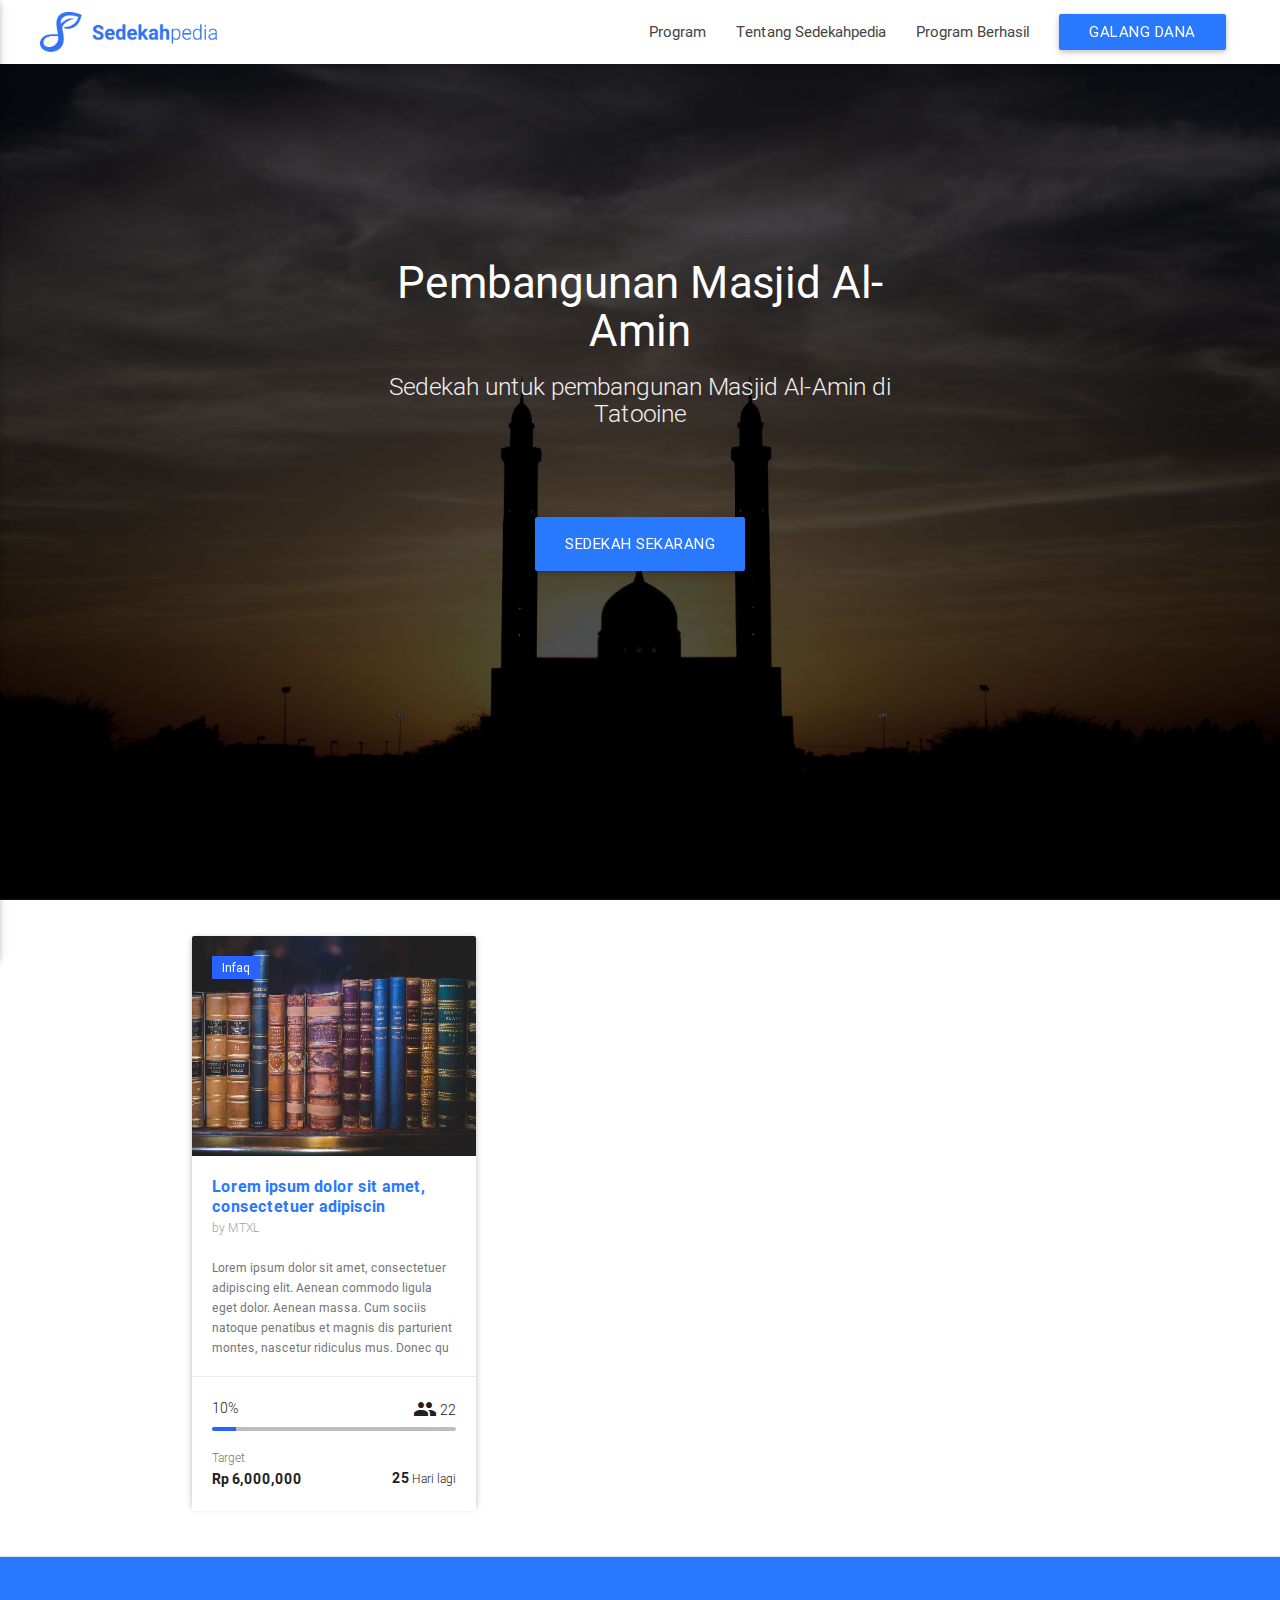
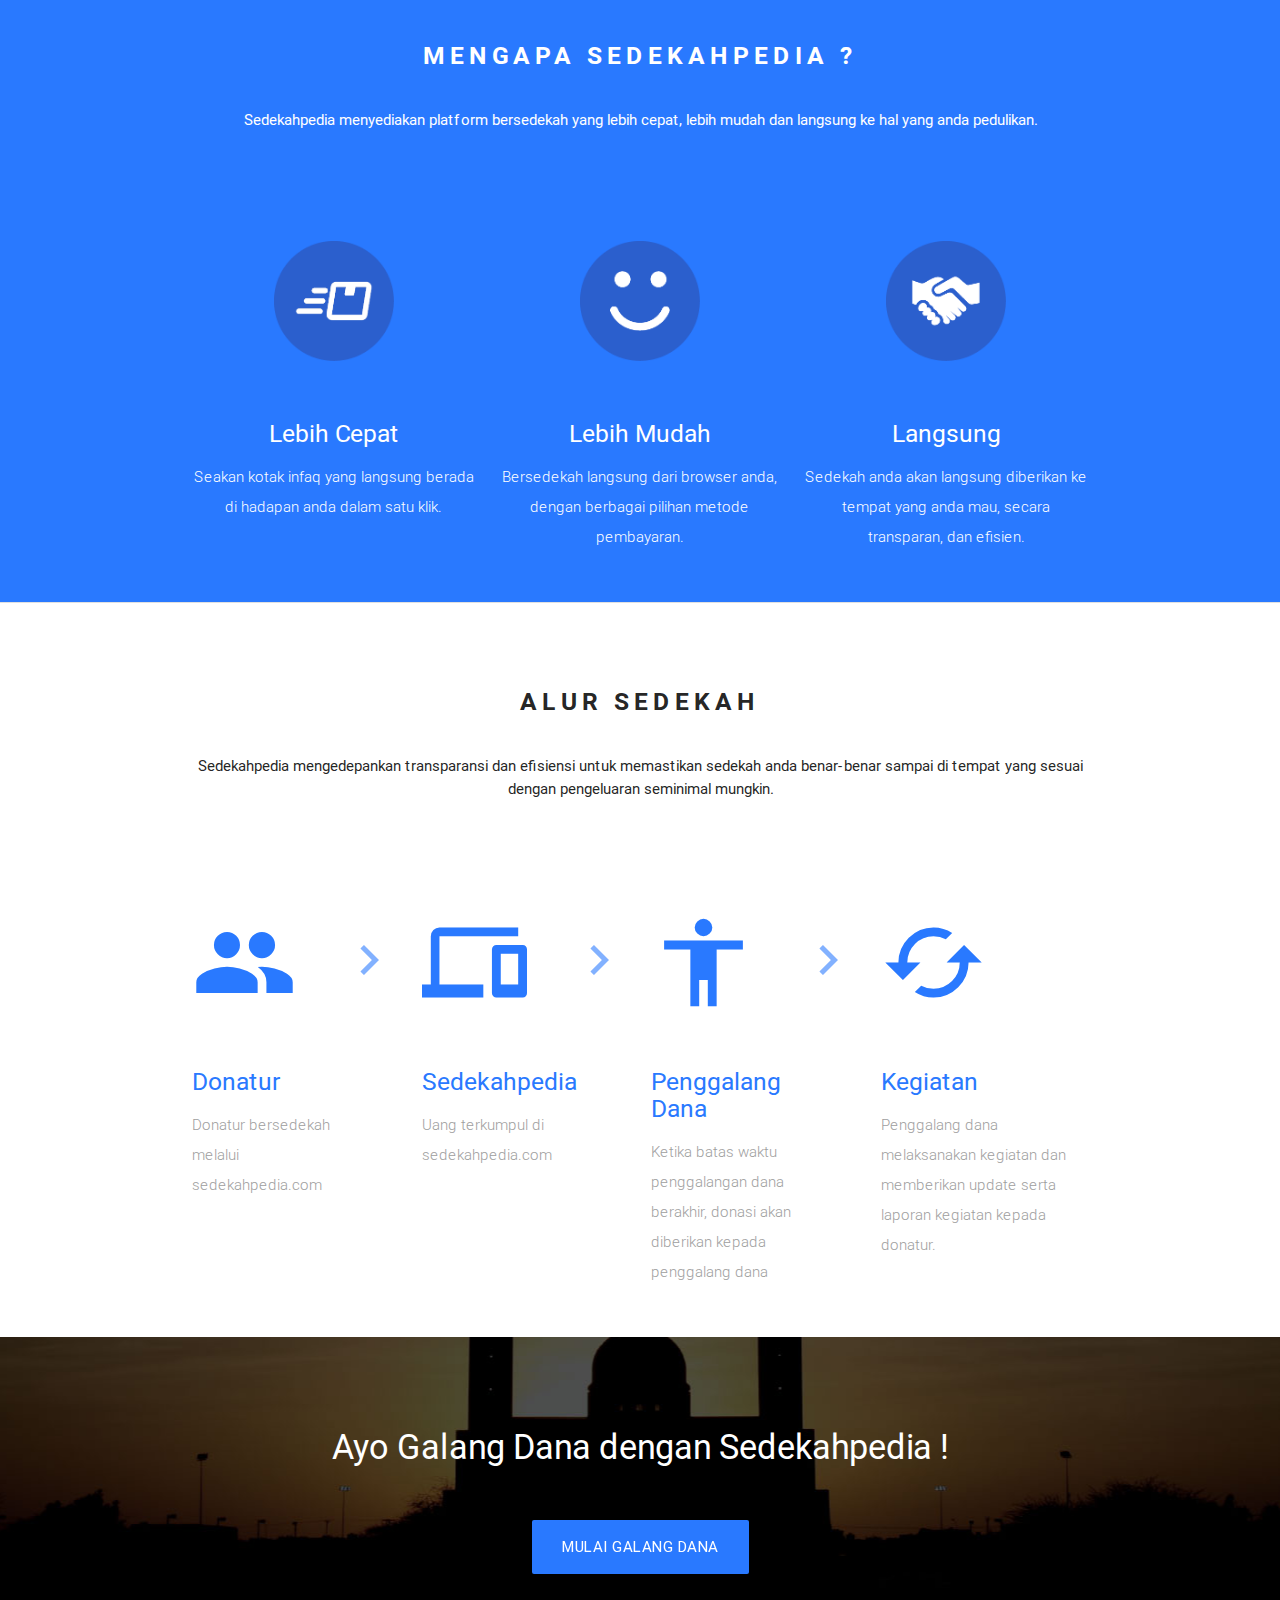
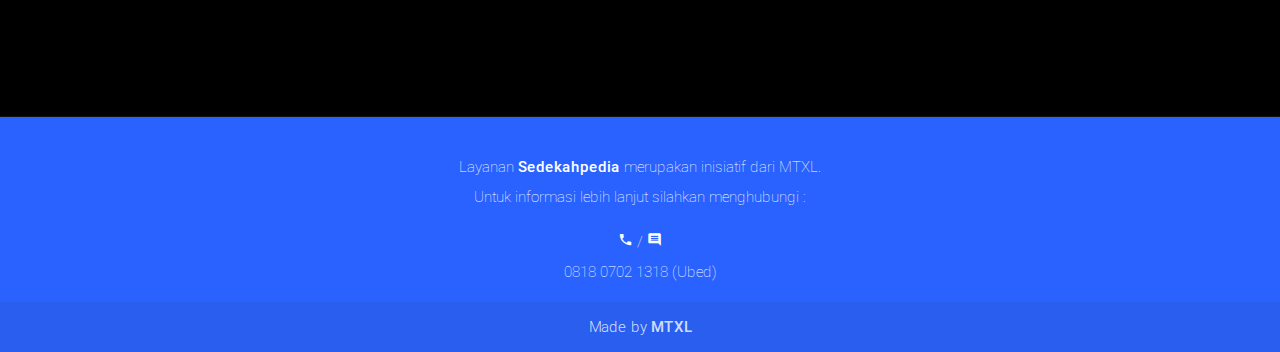
<file: index.html>
<!DOCTYPE html>
<html lang="en">
<head>
  <meta http-equiv="Content-Type" content="text/html; charset=UTF-8"/>
  <meta name="viewport" content="width=device-width, initial-scale=1, maximum-scale=1.0, user-scalable=no"/>
  <title>Sedekahpedia - #SedekahMudah</title>

  <!-- CSS  -->
  <link href="https://fonts.googleapis.com/icon?family=Material+Icons" rel="stylesheet">
  <link href="css/materialize.css" type="text/css" rel="stylesheet" media="screen,projection"/>
  <link href="css/style.css" type="text/css" rel="stylesheet" media="screen,projection"/>
</head>

<body>

  <!-- Navbar -->
  <div class="navbar-fixed">
    <nav>
      <div class="nav-wrapper white" style="padding:0 40px 0 40px">
          <a href="#" class="brand-logo blue-text text-accent-3"><img src="img/logo.png" style="height:40px;margin-top:12px"></a>
          <a href="#" data-activates="mobile-demo" class="button-collapse blue-text text-accent-3"><i class="material-icons">menu</i></a>
          <ul class="right hide-on-med-and-down">
            <li><a href="#program">Program</a></li>
            <li><a href="#tentang">Tentang Sedekahpedia</a></li>
            <li><a href="#tentang">Program Berhasil</a></li>
            <li><a href="signup.html" class="waves-effect waves-light btn blue accent-3">Galang Dana</a></li>
          </ul>
          <ul class="side-nav" id="mobile-demo">
            <li><a href="#program">Program</a></li>
            <li><a href="#tentang">Tentang Sedekahpedia</a></li>
            <li><a href="#tentang">Program Berhasil</a></li>
            <li><a href="signup.html" class="waves-effect waves-light btn blue accent-3">Galang Dana</a></li>
          </ul>
      </div>
    </nav>
  </div>

  <!-- Slider -->
  <div style="height:650px">
  <div class="slider fullscreen">
    <ul class="slides">
      <li>
        <img src="img/bg.jpg">
        <div class="caption row center-align" style="margin-top:8%">
          <div class="col s12 m8 offset-m2">
          <h3 class="strong">Pembangunan Masjid Al-Amin</h3>
          <h5 class="light grey-text text-lighten-3">Sedekah untuk pembangunan Masjid Al-Amin di Tatooine</h5>
          <a href="form.html" id="download-button" class="btn-large waves-effect waves-light blue accent-3" style="margin-top:80px">Sedekah Sekarang</a>
          </div>
        </div>
      </li>
      <li>
        <img src="img/child.jpg">
        <div class="caption row center-align" style="margin-top:8;">
          <div class="col s12 m8 offset-m2">
          <h3 class="strong">Santunan Yatim Piatu<br>Korban Deathstar</h3>
          <h5 class="light grey-text text-lighten-3">Bantu anak-anak yatim pengungsian dari Suriah untuk kembali bersekolah</h5>
          <a href="form.html" id="download-button" class="btn-large waves-effect waves-light blue accent-3" style="margin-top:80px">Sedekah Sekarang</a>
          </div>
        </div>
      </li>
      <li>
        <img src="img/book.jpg"> 
        <div class="caption row center-align" style="margin-top:8;">
          <div class="col s12 m8 offset-m2">
          <h3 class="strong">Donasi Buku Jabba's Academy</h3>
          <h5 class="light grey-text text-lighten-3">Donasi buku untuk mengisi perpustakaan di Tatooine </h5>
          <a href="form.html" id="download-button" class="btn-large waves-effect waves-light blue accent-3" style="margin-top:80px">Sedekah Sekarang</a>
          </div>
        </div>
      </li>
    </ul>
  </div>
  </div>

  <!-- Program Section -->
  <div class="section" class="grey lighten-5" id="program">    
    <div class="container">
    
      <!-- Program title -->
      <div class="center" style="margin:70px 0 70px 0">
        <h5 class="grey-text text-darken-4" style="letter-spacing:5px;font-weight:600;">PROGRAM</h5>
        <span  class="grey-text">Pilih sedekah anda untuk kegiatan-kegiatan berikut ini</span>
      </div>

      <!-- Program card -->
      <div class="row">

        <div class="col s12 m4">
          <a href="form.html">

            <div class="card hoverable" style="height:570px;">

              <!-- Image & Category -->
              <div class="card-image waves-effect waves-block waves-light">
                <img style="height:220px;" src="img/book.jpg">
                <div class="blue accent-4" style="left:20px;top:20px;padding:0 10px 0 10px;position:absolute;">
                  <span class="white-text" style="font-size:12px">Infaq </span>
                </div>
              </div>

              <!-- Title (50) & Description (200) -->
              <div class="card-content" style="height:200px;margin-bottom:20px;">
                <p class="card-title" style="line-height:20px;font-size:16px;">
                  <span class="blue-text text-accent-3" style="font-weight:600;">Lorem ipsum dolor sit amet, consectetuer adipiscin</span>
                  <br><span class="grey-text light" style="font-size:12px;">by MTXL</span>
                </p>
                <p class="grey-text text-darken-1" style="margin-top:20px;font-size:12px;line-height:20px;">Lorem ipsum dolor sit amet, consectetuer adipiscing elit. Aenean commodo ligula eget dolor. Aenean massa. Cum sociis natoque penatibus et magnis dis parturient montes, nascetur ridiculus mus. Donec qu</p>
              </div>

              <!-- Progress -->
              <div class="card-action">

                <!-- Current Amount (%) & Donator -->
                <span class="grey-text text-darken-4" style="font-size:14px;font-weight:300">
                  10% 
                  <span class="right">
                    <i class="material-icons" style="vertical-align:bottom;">people</i> 
                    22
                  </span>
                </span>
                
                <!-- Current Amount Bar (%)-->
                <div class="progress grey lighten-1">
                    <div class="determinate blue accent-4" style="width: 10%"></div>
                </div>

                <!-- Target & Timeleft-->
                <span class="grey-text text-darken-1" style="font-size:12px;font-weight:300"> Target </span>
                <br>
                <span class="grey-text text-darken-4" style="font-size:14px;font-weight:600">
                  Rp 6,000,000
                </span>
                <span class="grey-text text-darken-4 right" style="font-size:14px;font-weight:600">
                  25<span style="font-size:12px;font-weight:300"> Hari lagi</span>
                </span>
      
              </div>

            </div>
          
          </a>
        </div>
      
      </div>

    </div>
  </div>
  <!-- program end -->

  <div class="divider"></div>

  <!-- Fitur Section -->
  <div class="section blue accent-3" id="tentang">
    <div class="container white-text">

      <!-- Fitur Title -->
      <div class="center" style="margin:70px 0 70px 0">
        <h5 style="letter-spacing:5px;font-weight:600;margin-bottom:40px;">MENGAPA SEDEKAHPEDIA ?</h5>
        <span>Sedekahpedia menyediakan platform bersedekah yang lebih cepat, lebih mudah dan langsung ke hal yang anda pedulikan.</span>
      </div>

      <!-- Fitur -->
      <div class="row">

        <div class="col s12 m4 center-align">
          <img src="img/icon1.png" style="margin:40px 0;height:8rem">
          <h5> Lebih Cepat </h5>
          <p class="light"> Seakan kotak infaq yang langsung berada di hadapan anda dalam satu klik.</p>
        </div>
        <div class="col s12 m4 center-align">
          <img src="img/icon2.png" style="margin:40px 0;height:8rem">
          <h5> Lebih Mudah </h5>
          <p class="light">Bersedekah langsung dari browser anda, dengan berbagai pilihan metode pembayaran.</p>
        </div>
        <div class="col s12 m4 center-align">
          <img src="img/icon3.png" style="margin:40px 0;height:8rem">
          <h5> Langsung </h5>
          <p class="light">Sedekah anda akan langsung diberikan ke tempat yang anda mau, secara transparan, dan efisien.</p>
        </div>

      </div>

    </div>

  </div>
  <!-- Fitur end -->

  <div class="divider"></div>

  <!-- Process Section -->
  <div class="section">
    <div class="container">

      <div class="center" style="margin:70px 0 70px 0">
        <h5 style="letter-spacing:5px;font-weight:600;margin-bottom:40px;">ALUR SEDEKAH</h5>
        <span>Sedekahpedia mengedepankan transparansi dan efisiensi untuk memastikan sedekah anda benar-benar sampai di tempat yang sesuai dengan pengeluaran seminimal mungkin.</span>
      </div>

      <div class="row">

        <div class="col s12 m3">
          <i class="material-icons blue-text text-accent-3" style="margin:40px 0;font-size:7rem">people</i>
          <i class="material-icons right blue-text text-accent-1" style="margin:60px 0;font-size:4rem">chevron_right</i>
          <div style="width:80%">
            <h5 class="blue-text text-accent-3"> Donatur </h5>
            <p class="light grey-text">Donatur bersedekah melalui sedekahpedia.com</p>
          </div>
        </div>

        <div class="col s12 m3">
          <i class="material-icons blue-text text-accent-3" style="margin:40px 0;font-size:7rem">phonelink</i>
          <i class="material-icons blue-text text-accent-1 right" style="margin:60px 0;font-size:4rem">chevron_right</i>
          <div style="width:80%">  
            <h5 class="blue-text text-accent-3"> Sedekahpedia </h5>
            <p class="light grey-text">Uang terkumpul di sedekahpedia.com</p>
          </div>
        </div>

        <div class="col s12 m3">
          <i class="material-icons blue-text text-accent-3" style="margin:40px 0;font-size:7rem">accessibility</i>
          <i class="material-icons blue-text text-accent-1 right" style="margin:60px 0;font-size:4rem">chevron_right</i>
          <div style="width:80%">
            <h5 class="blue-text text-accent-3"> Penggalang Dana </h5>
            <p class="light grey-text">Ketika batas waktu penggalangan dana berakhir, donasi akan diberikan kepada penggalang dana</p>
          </div>
          
        </div>

        <div class="col s12 m3 blue-text text-accent-3">
          <i class="material-icons" style="margin:40px 0;font-size:7rem">cached</i>
            <h5> Kegiatan </h5>
            <p class="light grey-text">Penggalang dana melaksanakan kegiatan dan memberikan update serta laporan kegiatan kepada donatur. </p>

        </div>

      </div>

    </div>
  </div>
  <!-- Process end -->

  <div id="index-banner" class="parallax-container">
    <div class="section no-pad-bot">
      <div class="container" style="padding-top:60px">
        <br><br>
        <div class="row center">
          <h4 class="header white-text">Ayo Galang Dana dengan Sedekahpedia !</h4>
          <a href="signup.html" class="btn-large waves-effect waves-light blue accent-3" style="margin-top:40px;">Mulai Galang Dana</a>
        </div>
      </div>
    </div>
    <div class="parallax"><img src="img/bg.jpg" alt="Unsplashed background img 1"></div>
  </div>

  <footer class="page-footer blue accent-4" id="kontak">
    <div class="container center white-text">

    <p class="thin">Layanan <strong>Sedekahpedia</strong> merupakan inisiatif dari MTXL.
    <br>Untuk informasi lebih lanjut silahkan menghubungi :</p>
    <p class="thin"> <i class="material-icons tiny">call</i>  /  <i class="material-icons tiny">comment</i><br>0818 0702 1318 (Ubed)</p>

    </div>
    <div class="footer-copyright">
      <div class="container center-align">
      Made by <strong>MTXL</strong>
      </div>
    </div>
  </footer>


  <!--  Scripts-->
  <script src="https://code.jquery.com/jquery-2.1.1.min.js"></script>
  <script src="js/materialize.js"></script>
  <script src="js/init.js"></script>

  </body>
</html>
</file>
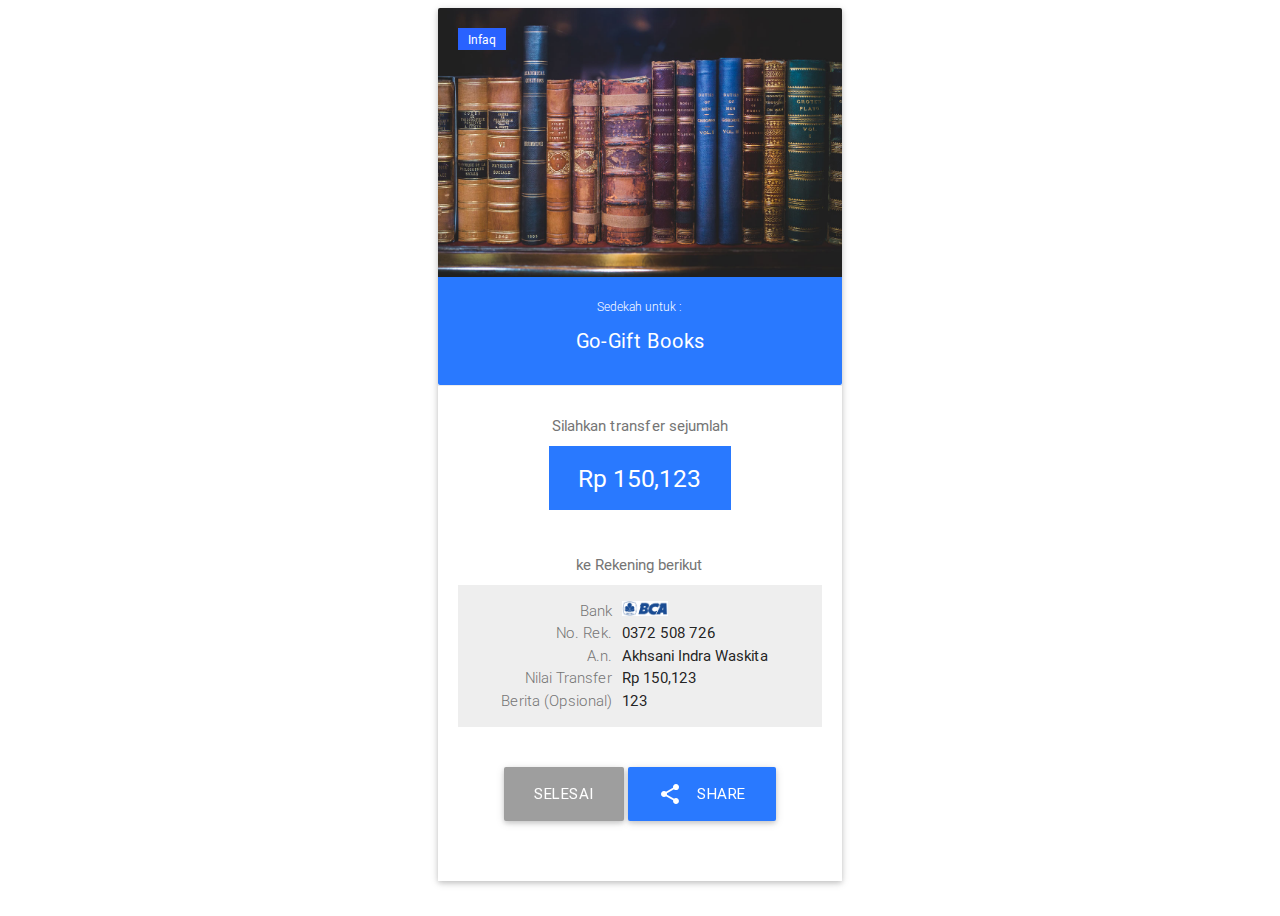
<file: checkout-bca.html>
<!DOCTYPE html>
<html lang="en">
<head>
  <meta http-equiv="Content-Type" content="text/html; charset=UTF-8"/>
  <meta name="viewport" content="width=device-width, initial-scale=1, maximum-scale=1.0, user-scalable=no"/>
  <title>Sedekahpedia - #SedekahMudah</title>

  <!-- CSS  -->
  <link href="https://fonts.googleapis.com/icon?family=Material+Icons" rel="stylesheet">
  <link href="css/materialize.css" type="text/css" rel="stylesheet" media="screen,projection"/>
  <link href="css/style.css" type="text/css" rel="stylesheet" media="screen,projection"/>
</head>

<body>

  <div class="row">

        <div class="col s12 m4 offset-m4">
           <div class="card">    
          
              <div class="card-image">
                <img src="img/book.jpg">
                <div class="blue accent-4" style="left:20px;top:20px;padding:0 10px 0 10px;position:absolute;">
                  <span class="white-text" style="font-size:12px"> Infaq </span>
                </div>
              </div>
              
              <div class="card-content blue accent-3 center-align">
                <p class="white-text light" style="font-size:12px;line-height:20px;">Sedekah untuk : </p>
                <span class="card-title white-text" style="font-size:20px;font-weight:400;">Go-Gift Books</span>
              </div>
              
              <div class="card-action">

                    <div class="center-align">
                      <p class="grey-text text-darken-1" style="margin:5px 0">Silahkan transfer sejumlah</p>
                      <div class="blue accent-3" style="margin:0 25% 40px 25%;padding:2%">
                      	<h5 class="white-text">Rp 150,123 </h5>
                      </div>
                      <p class="grey-text text-darken-1" style="margin:5px 0">ke Rekening berikut</p>
                    </div>

                    <div class="center-align grey lighten-3" style="margin-bottom:40px">
                      <table>
				        <thead>
				        <tbody>
				          <tr>
				            <td class="grey-text text-darken-1 light" style="text-align:right">Bank<br>No. Rek.<br>A.n.<br>Nilai Transfer<br>Berita (Opsional)</td>
				            <td class=" strong"><img src="img/bca.png" style="height:15px;"><br>0372 508 726<br>Akhsani Indra Waskita<br>Rp 150,123<br>123</td>
				          </tr>
				        </tbody>
				      </table>
                    </div>

                    <div class="center" style="margin-bottom:40px;">
                       <a class="waves-effect waves-light btn-large grey">Selesai</a>
                       <a class="waves-effect waves-light btn-large blue accent-3"><i class="material-icons left">share</i>Share</a>
                    </div>
                  </form>

              </div>


            </div>
        </div>

      </div>
  
  <script src="https://code.jquery.com/jquery-2.1.1.min.js"></script>
  <script src="js/materialize.js"></script>
  <script src="js/init.js"></script>
</body>

</html>
</file>
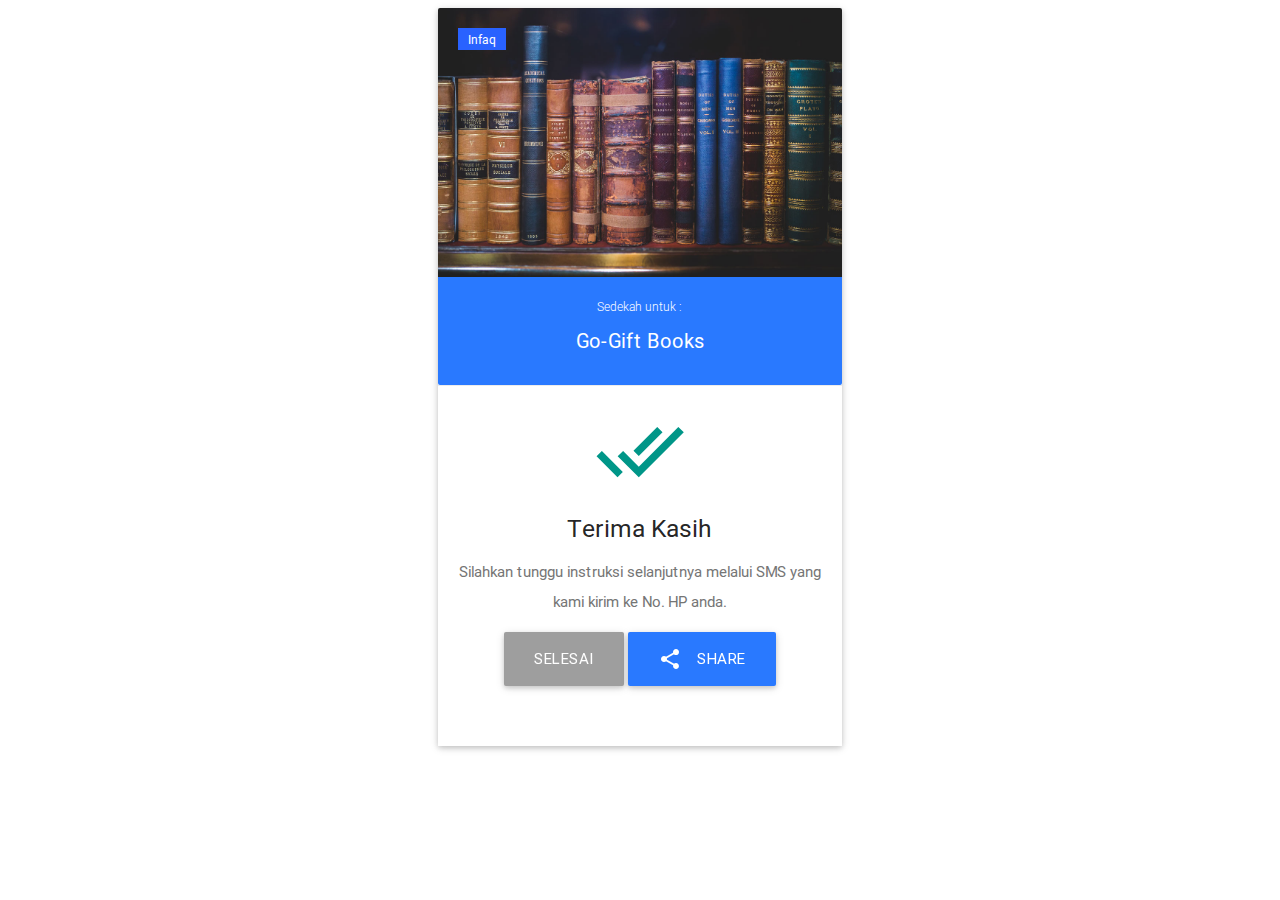
<file: checkout-SMS.html>
<!DOCTYPE html>
<html lang="en">
<head>
  <meta http-equiv="Content-Type" content="text/html; charset=UTF-8"/>
  <meta name="viewport" content="width=device-width, initial-scale=1, maximum-scale=1.0, user-scalable=no"/>
  <title>Sedekahpedia - #SedekahMudah</title>

  <!-- CSS  -->
  <link href="https://fonts.googleapis.com/icon?family=Material+Icons" rel="stylesheet">
  <link href="css/materialize.css" type="text/css" rel="stylesheet" media="screen,projection"/>
  <link href="css/style.css" type="text/css" rel="stylesheet" media="screen,projection"/>
</head>

<body>

  <div class="row">

        <div class="col s12 m4 offset-m4">
           <div class="card">    
          
              <div class="card-image">
                <img src="img/book.jpg">
                <div class="blue accent-4" style="left:20px;top:20px;padding:0 10px 0 10px;position:absolute;">
                  <span class="white-text" style="font-size:12px"> Infaq </span>
                </div>
              </div>
              
              <div class="card-content blue accent-3 center-align">
                <p class="white-text light" style="font-size:12px;line-height:20px;">Sedekah untuk : </p>
                <span class="card-title white-text" style="font-size:20px;font-weight:400;">Go-Gift Books</span>
              </div>
              
              <div class="card-action">

                    <div class="center-align">
                    	<i class="material-icons large teal-text">done_all</i>
                    	<h5>Terima Kasih</h5>
                      	<p class="grey-text text-darken-1">Silahkan tunggu instruksi selanjutnya melalui SMS yang kami kirim ke No. HP anda.</p>

                    <div class="center" style="margin-bottom:40px;">
                       <a href="index.html" class="waves-effect waves-light btn-large grey">Selesai</a>
                       <a class="waves-effect waves-light btn-large blue accent-3"><i class="material-icons left">share</i>Share</a>
                    </div>
                  </form>

              </div>


            </div>
        </div>

      </div>
  
  <script src="https://code.jquery.com/jquery-2.1.1.min.js"></script>
  <script src="js/materialize.js"></script>
  <script src="js/init.js"></script>
</body>

</html>
</file>
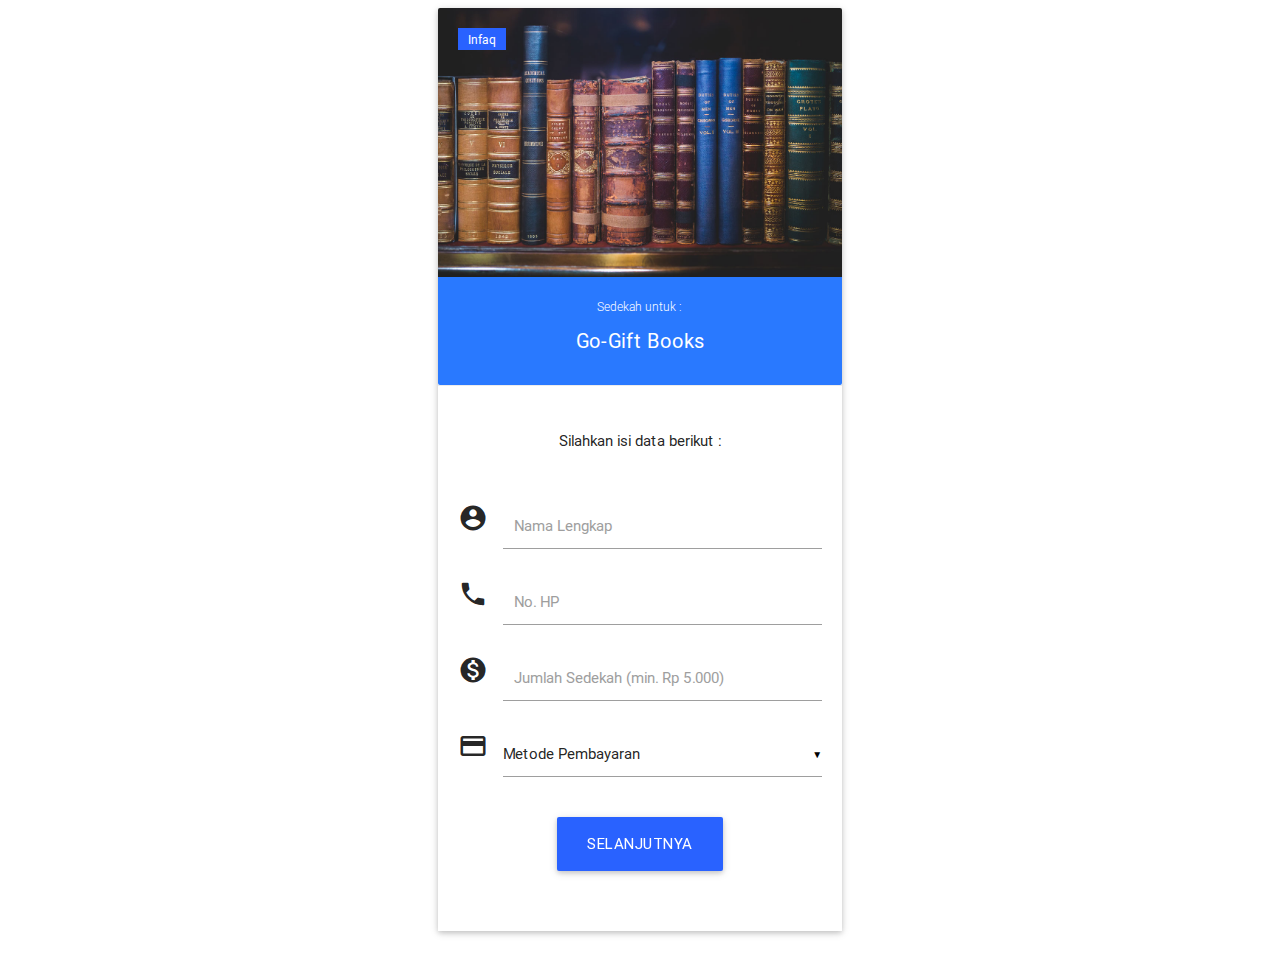
<file: form.html>
<!DOCTYPE html>
<html lang="en">
<head>
  <meta http-equiv="Content-Type" content="text/html; charset=UTF-8"/>
  <meta name="viewport" content="width=device-width, initial-scale=1, maximum-scale=1.0, user-scalable=no"/>
  <title>Sedekahpedia - #SedekahMudah</title>

  <!-- CSS  -->
  <link href="https://fonts.googleapis.com/icon?family=Material+Icons" rel="stylesheet">
  <link href="css/materialize.css" type="text/css" rel="stylesheet" media="screen,projection"/>
  <link href="css/style.css" type="text/css" rel="stylesheet" media="screen,projection"/>
</head>

<body>

  <div class="row">

        <div class="col s12 m4 offset-m4">
           <div class="card">    
          
              <div class="card-image">
                <img src="img/book.jpg">
                <div class="blue accent-4" style="left:20px;top:20px;padding:0 10px 0 10px;position:absolute;">
                  <span class="white-text" style="font-size:12px"> Infaq </span>
                </div>
              </div>
              
              <div class="card-content blue accent-3 center-align">
                <p class="white-text light" style="font-size:12px;line-height:20px;">Sedekah untuk : </p>
                <span class="card-title white-text" style="font-size:20px;font-weight:400;">Go-Gift Books</span>
              </div>
              
              <div class="card-action">

                  <form name="form" id ="form" action="checkout-bca.html" method="POST" enctype="multipart/form-data">
                    <div style="margin:20px 0 40px 0;">
                      <p class="center-align">Silahkan isi data berikut :</p><br>
                      <div class="input-field">
                        <i class="material-icons prefix">account_circle</i>
                        <input name="name" type="text" class="validate">
                        <label for="name">Nama Lengkap</label>                  
                      </div>
                      <div class="input-field">
                        <i class="material-icons prefix">phone</i>
                        <input name="hp" type="tel" class="validate">
                        <label for="hp">No. HP</label>                  
                      </div>
                      
                      <div class="input-field">
                        <i class="material-icons prefix">monetization_on</i>
                        <input name="value" type="number" min="5000" step="1000" class="validate">
                        <label for="value">Jumlah Sedekah (min. Rp 5.000)</label>

                      </div>

                      <div class="input-field">
                        <i class="material-icons prefix">payment</i>
                        <select>
                          <option value="" disabled selected>Metode Pembayaran</option>
                          <option value="1">Transfer Bank</option>
                          <option value="2">Potong Pulsa</option>
                          <option value="3">XL Tunai</option>
                        </select>
              
                      </div>

                    </div>

                    <div class="center" style="margin-bottom:40px;">
                        <button class="btn-large waves-effect waves-light blue accent-4" name ="submit" type="submit" value="submit" >Selanjutnya 
                        </button>
                    </div>
                  </form>

              </div>


            </div>
        </div>

      </div>
  
  <script src="https://code.jquery.com/jquery-2.1.1.min.js"></script>
  <script src="js/materialize.js"></script>
  <script src="js/init.js"></script>
</body>

</html>
</file>
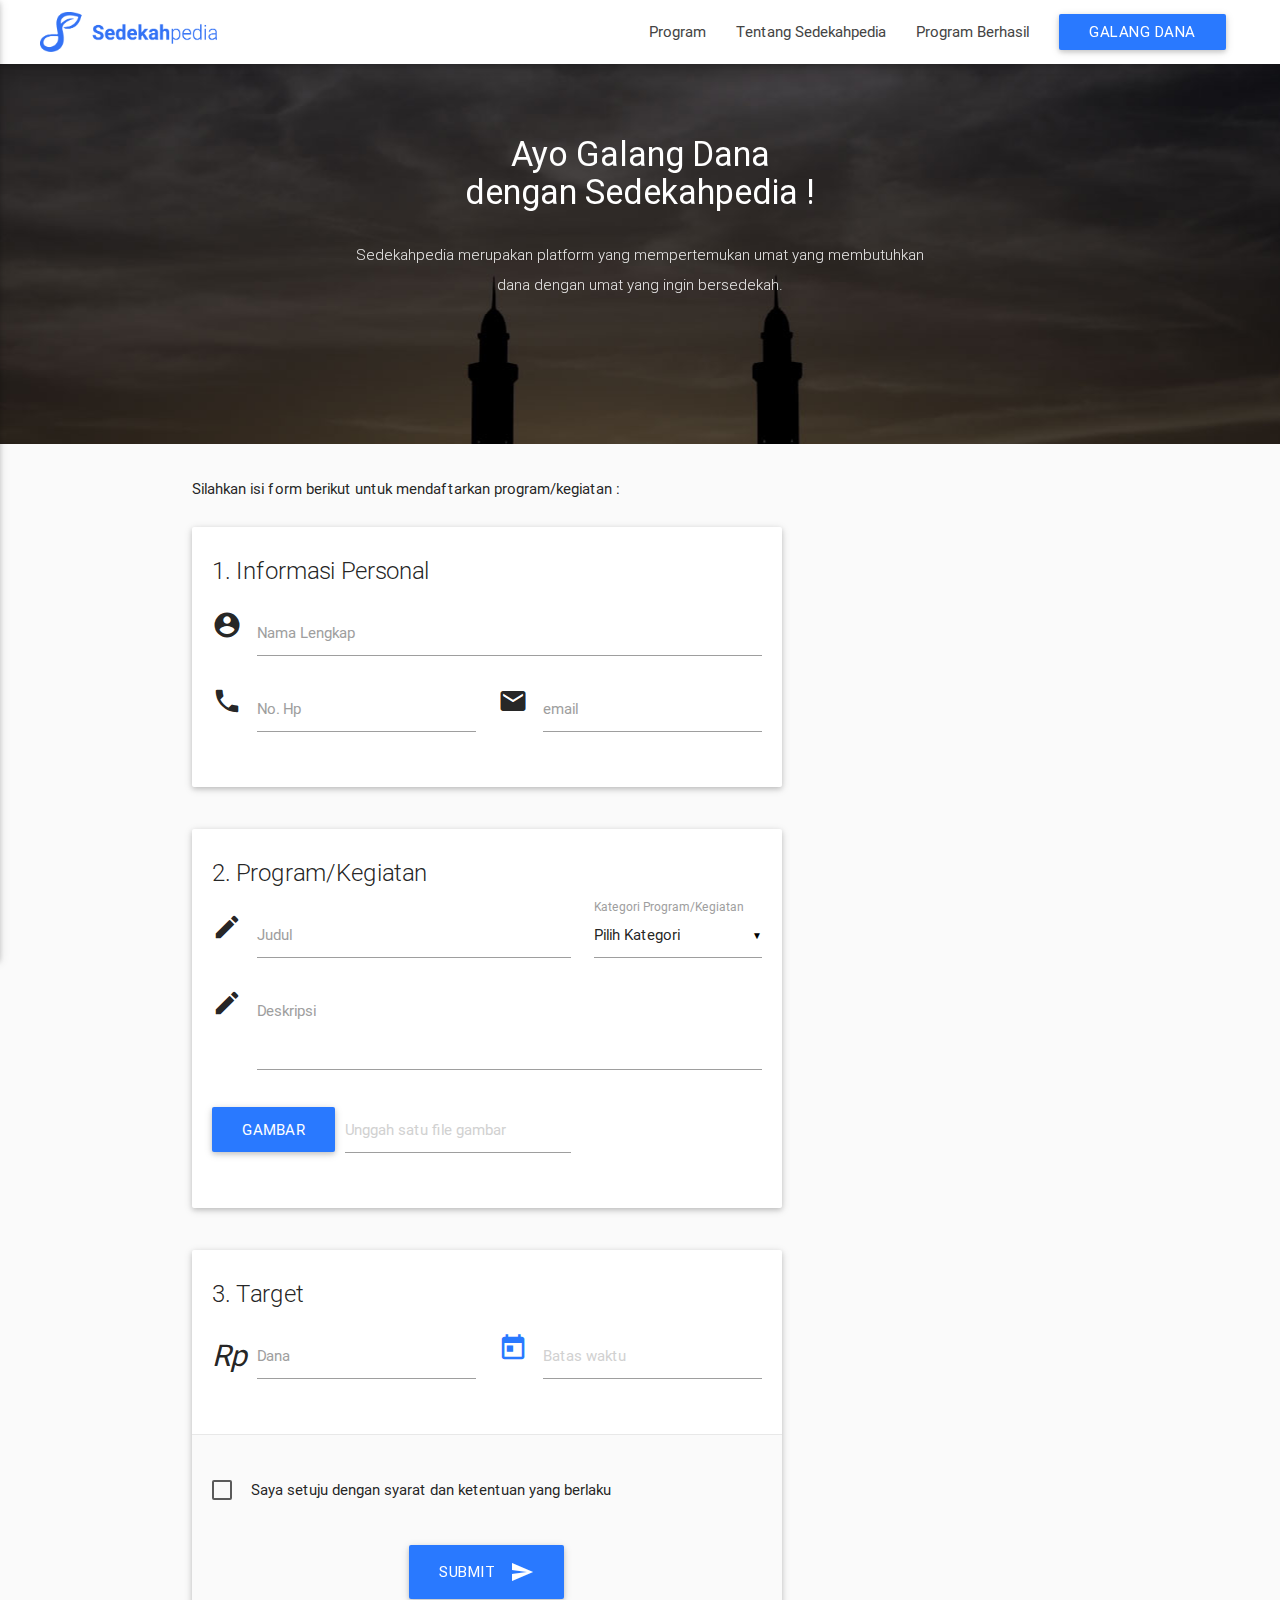
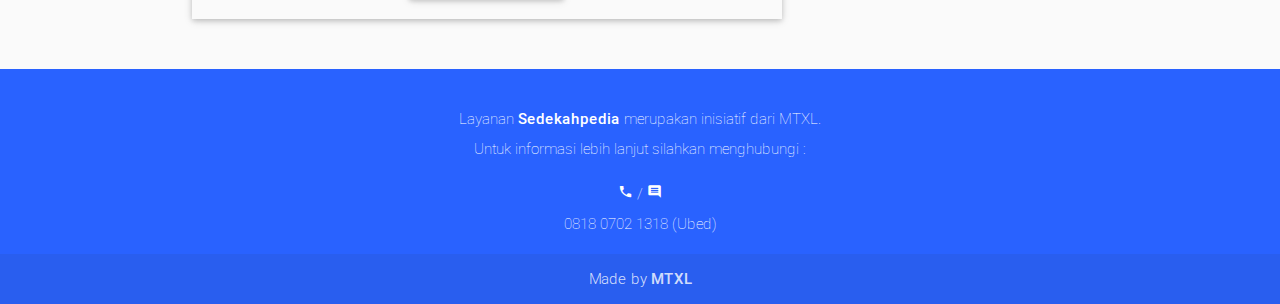
<file: signup.html>
<!DOCTYPE html>
<html lang="en">
<head>
  <meta http-equiv="Content-Type" content="text/html; charset=UTF-8"/>
  <meta name="viewport" content="width=device-width, initial-scale=1, maximum-scale=1.0, user-scalable=no"/>
  <title>Sedekahpedia - #SedekahMudah</title>

  <!-- CSS  -->
  <link href="https://fonts.googleapis.com/icon?family=Material+Icons" rel="stylesheet">
  <link href="css/materialize.css" type="text/css" rel="stylesheet" media="screen,projection"/>
  <link href="css/style.css" type="text/css" rel="stylesheet" media="screen,projection"/>
</head>

<body>

  <!-- Navbar -->
  <div class="navbar-fixed">
    <nav>
      <div class="nav-wrapper white" style="padding:0 40px 0 40px">
          <a href="#" class="brand-logo blue-text text-accent-3"><img src="img/logo.png" style="height:40px;margin-top:12px"></a>
          <a href="#" data-activates="mobile-demo" class="button-collapse blue-text text-accent-3"><i class="material-icons">menu</i></a>
          <ul class="right hide-on-med-and-down">
            <li><a href="#program">Program</a></li>
            <li><a href="#tentang">Tentang Sedekahpedia</a></li>
            <li><a href="#tentang">Program Berhasil</a></li>
            <li><a href="signup.html" class="waves-effect waves-light btn blue accent-3">Galang Dana</a></li>
          </ul>
          <ul class="side-nav" id="mobile-demo">
            <li><a href="#program">Program</a></li>
            <li><a href="#tentang">Tentang Sedekahpedia</a></li>
            <li><a href="#tentang">Program Berhasil</a></li>
            <li><a href="signup.html" class="waves-effect waves-light btn blue accent-3">Galang Dana</a></li>
          </ul>
      </div>
    </nav>
  </div>

  <div id="index-banner" class="parallax-container">
    <div class="section no-pad-bot">
      <div class="container center-align" style="padding-top:40px">
        <br><br>
        <h4 class="header white-text">Ayo Galang Dana<br>dengan Sedekahpedia !</h4>
        <div class="row">
          <p class="header col s8 offset-s2 light">Sedekahpedia merupakan platform yang mempertemukan umat yang membutuhkan dana dengan umat yang ingin bersedekah.</p>
        </div>
      </div>
    </div>
    <div class="parallax"><img src="img/bg.jpg" alt="Unsplashed background img 1"></div>
  </div>



  <div class="section grey lighten-5">
    <div class="container">
     <p>Silahkan isi form berikut untuk mendaftarkan program/kegiatan :</p>
      <form>

        <!-- Personal Information -->
        <div class="row">
        <div class="col s12 m8">
          <div class="card">
              <div class="card-content">
                <span class="card-title">1. Informasi Personal<br></span>
                <div class="row">

                  <div class="input-field col s12">
                    <i class="material-icons prefix">account_circle</i>
                    <input id="nama" type="text" class="validate">
                    <label for="nama">Nama Lengkap</label>
                  </div>

                  <div class="input-field col s12 m6">
                    <i class="material-icons prefix">phone</i>
                    <input id="phone" type="tel" class="validate">
                    <label for="phone">No. Hp</label>
                  </div>

                  <div class="input-field col s12 m6">
                    <i class="material-icons prefix">mail</i>
                    <input id="mail" type="email" class="validate">
                    <label for="mail">email</label>
                  </div>

                </div>
              </div>
            </div>
        </div>  
        </div>
        <!-- Personal Information End -->

        <!-- Program -->
        <div class="row">
        <div class="col s12 m8">
          <div class="card">
              <div class="card-content">
                <span class="card-title">2. Program/Kegiatan<br></span>
                <div class="row">

                  <div class="input-field col s12 m8">
                    <i class="material-icons prefix">create</i>
                    <input id="judul" type="text" length="50">
                    <label for="judul">Judul</label>
                  </div>
                  
                  <div class="input-field col s12 m4">
                    <select>
                      <option value="" disabled selected>Pilih Kategori</option>
                      <option value="1">Infaq</option>
                      <option value="2">Infrastruktur</option>
                      <option value="3">Yatim Piatu</option>
                      <option value="4">Jihad</option>
                    </select>
                    <label>Kategori Program/Kegiatan</label>
                  </div>

                  <div class="input-field col s12">
                    <i class="material-icons prefix">create</i>
                    <textarea id="deskripsi" class="materialize-textarea" length="200"></textarea>
                    <label for="deskripsi">Deskripsi</label>
                  </div>

                  <div class="col s8 file-field input-field">
                    <div class="btn blue accent-3">
                      <span>Gambar</span>
                      <input type="file">
                    </div>
                    <div class="file-path-wrapper">
                      <input class="file-path validate" type="text" placeholder="Unggah satu file gambar">
                    </div>
                  </div>
       
                </div>

              </div>
            </div>
        </div>  
        </div>
        <!-- Program End -->

        <!-- Target -->
        <div class="row">
        <div class="col s12 m8">
          <div class="card">
              <div class="card-content">
                <span class="card-title">3. Target<br></span>
                <div class="row">

                  <div class="input-field col s12 m6">
                    <i class="prefix">Rp</i>
                    <input id="dana" type="text" class="validate">
                    <label for="dana">Dana</label>
                  </div>

                  <div class="input-field col s12 m6">
                    <i class="material-icons prefix text-black">today</i>
                    <input type="date" class="datepicker" placeholder="Batas waktu">

                  </div>

                </div>
              </div>
              <div class="card-action center-align grey lighten-5">
                <p style="margin:20px 0 40px 0">
                  <input type="checkbox" class="filled-in" id="syarat">
                  <label for="syarat" style="vertical-align:bottom"></label> <span>Saya setuju dengan syarat dan ketentuan yang berlaku</span>
                </p>
                <button class="btn-large waves-effect waves-light blue accent-3" type="submit" name="action">Submit
                  <i class="material-icons right">send</i>
                </button>                
              </div>
            </div>
        </div>  
        </div>
        <!-- Target End -->

      </form>
    </div>
  </div>


  <footer class="page-footer blue accent-4" id="kontak">
    <div class="container center white-text">

    <p class="thin">Layanan <strong>Sedekahpedia</strong> merupakan inisiatif dari MTXL.
    <br>Untuk informasi lebih lanjut silahkan menghubungi :</p>
    <p class="thin"> <i class="material-icons tiny">call</i>  /  <i class="material-icons tiny">comment</i><br>0818 0702 1318 (Ubed)</p>

    </div>
    <div class="footer-copyright">
      <div class="container center-align">
      Made by <strong>MTXL</strong>
      </div>
    </div>
  </footer>


  <!--  Scripts-->
  <script src="https://code.jquery.com/jquery-2.1.1.min.js"></script>
  <script src="js/materialize.js"></script>
  <script src="js/init.js"></script>

  </body>
</html>
</file>
<file: css/style.css>
/* Custom Stylesheet */
/**
 * Use this file to override Materialize files so you can update
 * the core Materialize files in the future
 *
 * Made By MaterializeCSS.com
 */

nav ul a,
nav .brand-logo {
  color: #444;
}

p {
  line-height: 2rem;
}

.button-collapse {
  color: #26a69a;
}

.parallax-container {
  min-height: 380px;
  line-height: 0;
  height: auto;
  color: rgba(255,255,255,.9);
}
  .parallax-container .section {
    width: 100%;
  }

@media only screen and (max-width : 992px) {
  .parallax-container .section {
    position: absolute;
    top: 40%;
  }
  #index-banner .section {
    top: 10%;
  }
}

@media only screen and (max-width : 600px) {
  #index-banner .section {
    top: 0;
  }
}

.icon-block {
  padding: 0 15px;
}
.icon-block .material-icons {
  font-size: inherit;
}

footer.page-footer {
  margin: 0;
}

.input-field input[type=text]:focus + label{color:#2979ff;}
.input-field input[type=text]:focus{border-bottom:1px solid #2979ff;box-shadow:0 1px 0 0 #2962ff;}
.input-field input[type=text].valid{border-bottom:1px solid #2979ff;box-shadow:0 1px 0 0 #2962ff;}
.input-field input[type=tel]:focus + label{color:#2979ff;}
.input-field input[type=tel]:focus{border-bottom:1px solid #2979ff;box-shadow:0 1px 0 0 #2962ff;}
.input-field input[type=tel].valid{border-bottom:1px solid #2979ff;box-shadow:0 1px 0 0 #2962ff;}
.input-field input[type=number]:focus + label{color:#2979ff;}
.input-field input[type=number]:focus{border-bottom:1px solid #2979ff;box-shadow:0 1px 0 0 #2962ff;}
.input-field input[type=number].valid{border-bottom:1px solid #2979ff;box-shadow:0 1px 0 0 #2962ff;}
.input-field input[type=email]:focus + label{color:#2979ff;}
.input-field input[type=email]:focus{border-bottom:1px solid #2979ff;box-shadow:0 1px 0 0 #2962ff;}
.input-field input[type=email].valid{border-bottom:1px solid #2979ff;box-shadow:0 1px 0 0 #2962ff;}
.input-field .prefix.active{color:#2979ff;}
.dropdown-content li > a, .dropdown-content li > span {
  color: #2979ff;
}
textarea.materialize-textarea:focus:not([readonly]) + label {
  color: #2979ff;
}
textarea.materialize-textarea:focus:not([readonly]) {
  border-bottom: 1px solid #2979ff;
  box-shadow: 0 1px 0 0 #2979ff;
}
.picker__weekday-display {
  background-color: #2962ff;
}
.picker__date-display {
  background-color: #2979ff;
}
.picker__day.picker__day--today {
  color: #2979ff;
}
.picker__close, .picker__today {
  color: #2979ff;
}

[type="checkbox"].filled-in:checked + label:after {
  border: 2px solid #2979ff;
  background-color: #2979ff;
  z-index: 0;
}
</file>
